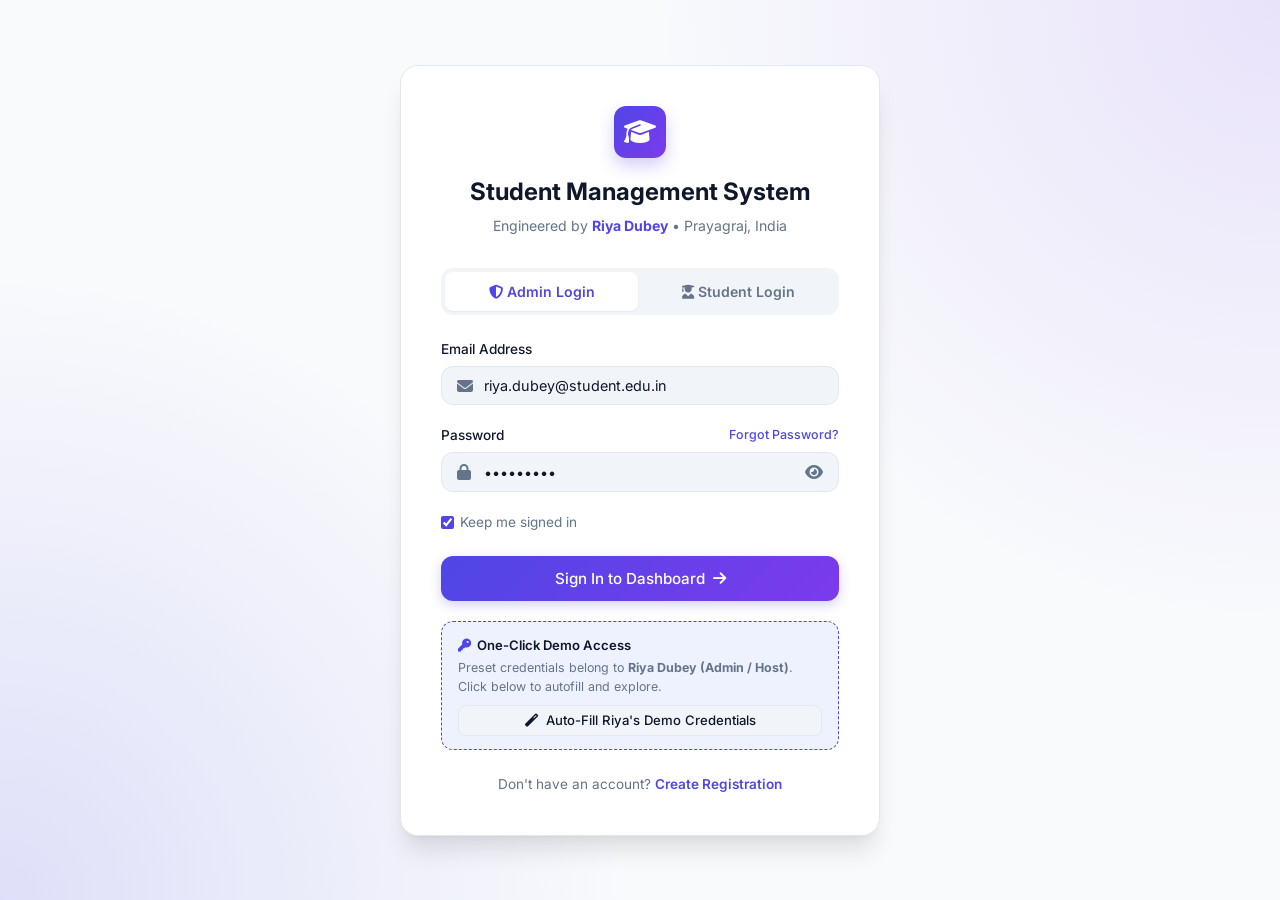
<file: login.html>
<!DOCTYPE html>
<html lang="en" data-theme="light">
<head>
  <meta charset="UTF-8">
  <meta name="viewport" content="width=device-width, initial-scale=1.0">
  <title>Sign In - Student Management System | Riya Dubey</title>
  <!-- Google Fonts: Inter -->
  <link rel="preconnect" href="https://fonts.googleapis.com">
  <link rel="preconnect" href="https://fonts.gstatic.com" crossorigin>
  <link href="https://fonts.googleapis.com/css2?family=Inter:wght@300;400;500;600;700;800&display=swap" rel="stylesheet">
  <!-- FontAwesome Icons -->
  <link rel="stylesheet" href="https://cdnjs.cloudflare.com/ajax/libs/font-awesome/6.4.0/css/all.min.css">
  <link rel="stylesheet" href="css/style.css">
  <link rel="stylesheet" href="css/responsive.css">
  <style>
    .auth-wrapper {
      min-height: 100vh;
      display: flex;
      align-items: center;
      justify-content: center;
      padding: 1.5rem;
      background: radial-gradient(circle at top right, rgba(124, 58, 237, 0.12), transparent 40%),
                  radial-gradient(circle at bottom left, rgba(79, 70, 229, 0.15), transparent 40%),
                  var(--bg-body);
    }
    .auth-card {
      background: var(--bg-surface);
      border: 1px solid var(--border-color);
      border-radius: var(--radius-lg);
      box-shadow: var(--shadow-xl);
      width: 100%;
      max-width: 480px;
      padding: 2.5rem;
      position: relative;
    }
    .auth-header {
      text-align: center;
      margin-bottom: 2rem;
    }
    .auth-logo-badge {
      width: 52px;
      height: 52px;
      border-radius: var(--radius-md);
      background: linear-gradient(135deg, var(--primary), var(--secondary));
      color: white;
      font-size: 1.6rem;
      display: inline-flex;
      align-items: center;
      justify-content: center;
      margin-bottom: 1rem;
      box-shadow: 0 8px 16px var(--primary-glow);
    }
    .auth-role-tabs {
      display: grid;
      grid-template-columns: 1fr 1fr;
      background: var(--bg-surface-alt);
      padding: 4px;
      border-radius: var(--radius-md);
      margin-bottom: 1.5rem;
      gap: 4px;
    }
    .auth-role-tab {
      padding: 0.55rem;
      text-align: center;
      border-radius: var(--radius-sm);
      font-size: 0.88rem;
      font-weight: 600;
      color: var(--text-muted);
      cursor: pointer;
      transition: all var(--transition-fast);
    }
    .auth-role-tab.active {
      background: var(--bg-surface);
      color: var(--primary);
      box-shadow: var(--shadow-sm);
    }
    .password-wrapper {
      position: relative;
    }
    .toggle-pwd-btn {
      position: absolute;
      right: 0.75rem;
      top: 50%;
      transform: translateY(-50%);
      color: var(--text-muted);
      cursor: pointer;
      padding: 0.25rem;
    }
    .demo-credentials-box {
      margin-top: 1.25rem;
      padding: 0.85rem 1rem;
      background: var(--primary-light);
      border-radius: var(--radius-md);
      border: 1px dashed var(--primary);
      font-size: 0.82rem;
      color: var(--text-main);
    }
  </style>
</head>
<body>

  <div class="auth-wrapper">
    <div class="auth-card">
      <div class="auth-header">
        <div class="auth-logo-badge">
          <i class="fas fa-graduation-cap"></i>
        </div>
        <h2 style="font-size: 1.5rem; font-weight: 700; color: var(--text-main); margin-bottom: 0.35rem;">
          Student Management System
        </h2>
        <p style="font-size: 0.88rem; color: var(--text-muted);">
          Engineered by <strong style="color: var(--primary);">Riya Dubey</strong> &bull; Prayagraj, India
        </p>
      </div>

      <!-- Role Tabs (Student / Admin) -->
      <div class="auth-role-tabs" id="authRoleTabs">
        <div class="auth-role-tab active" data-role="Admin">
          <i class="fas fa-shield-alt"></i> Admin Login
        </div>
        <div class="auth-role-tab" data-role="Student">
          <i class="fas fa-user-graduate"></i> Student Login
        </div>
      </div>

      <form id="loginForm">
        <div class="form-group">
          <label class="form-label" for="loginEmail">Email Address</label>
          <div style="position: relative;">
            <i class="fas fa-envelope" style="position: absolute; left: 1rem; top: 50%; transform: translateY(-50%); color: var(--text-muted);"></i>
            <input type="email" id="loginEmail" class="form-control" style="padding-left: 2.6rem;" value="riya.dubey@student.edu.in" required placeholder="name@domain.com">
          </div>
        </div>

        <div class="form-group">
          <div style="display: flex; justify-content: space-between; align-items: center; margin-bottom: 0.4rem;">
            <label class="form-label" for="loginPassword" style="margin-bottom: 0;">Password</label>
            <a href="javascript:void(0)" id="forgotPwdLink" style="font-size: 0.78rem; color: var(--primary); font-weight: 500;">Forgot Password?</a>
          </div>
          <div class="password-wrapper">
            <i class="fas fa-lock" style="position: absolute; left: 1rem; top: 50%; transform: translateY(-50%); color: var(--text-muted);"></i>
            <input type="password" id="loginPassword" class="form-control" style="padding-left: 2.6rem; padding-right: 2.5rem;" value="riya@2026" required placeholder="Enter password">
            <span class="toggle-pwd-btn" id="togglePasswordBtn">
              <i class="fas fa-eye" id="pwdEyeIcon"></i>
            </span>
          </div>
        </div>

        <div style="display: flex; align-items: center; justify-content: space-between; margin-bottom: 1.5rem; font-size: 0.85rem;">
          <label style="display: flex; align-items: center; gap: 0.4rem; cursor: pointer; color: var(--text-muted);">
            <input type="checkbox" id="rememberMe" checked style="accent-color: var(--primary); cursor: pointer;">
            Keep me signed in
          </label>
        </div>

        <button type="submit" class="btn btn-primary" style="width: 100%; padding: 0.8rem; font-size: 0.95rem;">
          <span>Sign In to Dashboard</span>
          <i class="fas fa-arrow-right"></i>
        </button>
      </form>

      <!-- Quick 1-Click Demo Fill -->
      <div class="demo-credentials-box">
        <div style="font-weight: 600; margin-bottom: 0.25rem; display: flex; align-items: center; gap: 0.4rem;">
          <i class="fas fa-key" style="color: var(--primary);"></i> One-Click Demo Access
        </div>
        <p style="font-size: 0.78rem; color: var(--text-muted); margin-bottom: 0.5rem;">
          Preset credentials belong to <strong>Riya Dubey (Admin / Host)</strong>. Click below to autofill and explore.
        </p>
        <button type="button" class="btn btn-secondary btn-sm" id="fillDemoCreds" style="width: 100%;">
          <i class="fas fa-magic"></i> Auto-Fill Riya's Demo Credentials
        </button>
      </div>

      <div style="text-align: center; margin-top: 1.5rem; font-size: 0.85rem; color: var(--text-muted);">
        Don't have an account? 
        <a href="javascript:void(0)" id="signupModalBtn" style="color: var(--primary); font-weight: 600;">Create Registration</a>
      </div>
    </div>
  </div>

  <!-- Registration Modal -->
  <div class="modal-overlay" id="registerModal">
    <div class="modal-card">
      <div class="modal-header">
        <h3 class="modal-title"><i class="fas fa-user-plus" style="color: var(--primary);"></i> Student Registration</h3>
        <i class="fas fa-times modal-close" id="closeRegisterModal"></i>
      </div>
      <form id="registerForm">
        <div class="form-row">
          <div class="form-group">
            <label class="form-label">Full Name</label>
            <input type="text" class="form-control" id="regName" placeholder="e.g. Riya Dubey" required>
          </div>
          <div class="form-group">
            <label class="form-label">Email Address</label>
            <input type="email" class="form-control" id="regEmail" placeholder="student@college.edu.in" required>
          </div>
        </div>
        <div class="form-row">
          <div class="form-group">
            <label class="form-label">Course / Program</label>
            <select class="form-control" id="regCourse">
              <option value="B.Tech CSE">B.Tech Computer Science</option>
              <option value="B.Tech IT">B.Tech Information Technology</option>
              <option value="B.Tech ECE">B.Tech Electronics & Comm</option>
              <option value="BCA">Bachelor of Computer App</option>
            </select>
          </div>
          <div class="form-group">
            <label class="form-label">Semester</label>
            <select class="form-control" id="regSemester">
              <option value="Semester 1">Semester 1</option>
              <option value="Semester 2">Semester 2</option>
              <option value="Semester 3">Semester 3</option>
              <option value="Semester 4">Semester 4</option>
              <option value="Semester 5">Semester 5</option>
              <option value="Semester 6" selected>Semester 6</option>
              <option value="Semester 7">Semester 7</option>
              <option value="Semester 8">Semester 8</option>
            </select>
          </div>
        </div>
        <div class="form-row">
          <div class="form-group">
            <label class="form-label">Phone Number</label>
            <input type="tel" class="form-control" id="regPhone" placeholder="+91 98765 43210" required>
          </div>
          <div class="form-group">
            <label class="form-label">Create Password</label>
            <input type="password" class="form-control" id="regPassword" placeholder="Min 6 characters" required>
          </div>
        </div>
        <div class="modal-footer">
          <button type="button" class="btn btn-secondary" id="cancelRegisterModal">Cancel</button>
          <button type="submit" class="btn btn-primary">Complete Registration</button>
        </div>
      </form>
    </div>
  </div>

  <script src="js/app.js"></script>
  <script>
    document.addEventListener("DOMContentLoaded", () => {
      let activeRole = "Admin";
      const roleTabs = document.querySelectorAll(".auth-role-tab");
      const togglePwdBtn = document.getElementById("togglePasswordBtn");
      const pwdInput = document.getElementById("loginPassword");
      const pwdEyeIcon = document.getElementById("pwdEyeIcon");
      const loginForm = document.getElementById("loginForm");
      const fillDemoBtn = document.getElementById("fillDemoCreds");
      const forgotLink = document.getElementById("forgotPwdLink");

      // Register modal
      const regModal = document.getElementById("registerModal");
      const openRegBtn = document.getElementById("signupModalBtn");
      const closeRegBtn = document.getElementById("closeRegisterModal");
      const cancelRegBtn = document.getElementById("cancelRegisterModal");
      const registerForm = document.getElementById("registerForm");

      // Switch Role tabs
      roleTabs.forEach(tab => {
        tab.addEventListener("click", () => {
          roleTabs.forEach(t => t.classList.remove("active"));
          tab.classList.add("active");
          activeRole = tab.getAttribute("data-role");
          showToast(`Switched login view to ${activeRole}`, "info");
        });
      });

      // Toggle Password Visibility
      if (togglePwdBtn && pwdInput) {
        togglePwdBtn.addEventListener("click", () => {
          const type = pwdInput.getAttribute("type") === "password" ? "text" : "password";
          pwdInput.setAttribute("type", type);
          pwdEyeIcon.className = type === "password" ? "fas fa-eye" : "fas fa-eye-slash";
        });
      }

      // Autofill demo
      if (fillDemoBtn) {
        fillDemoBtn.addEventListener("click", () => {
          document.getElementById("loginEmail").value = "riya.dubey@student.edu.in";
          pwdInput.value = "riya@2026";
          showToast("Autofilled Riya Dubey's demo credentials!", "success");
        });
      }

      // Handle Sign In Submit
      if (loginForm) {
        loginForm.addEventListener("submit", (e) => {
          e.preventDefault();
          const email = document.getElementById("loginEmail").value.trim();
          const pass = pwdInput.value;

          if (!email || !pass) {
            showToast("Please provide both email and password", "warning");
            return;
          }

          // Session Auth Token
          sessionStorage.setItem("riya_dubey_sms_auth", JSON.stringify({
            user: "Riya Dubey",
            role: activeRole,
            email: email,
            loginTime: new Date().toISOString()
          }));

          showToast(`Welcome back, Riya Dubey! Signed in as ${activeRole}`, "success");
          setTimeout(() => {
            window.location.href = "dashboard.html";
          }, 600);
        });
      }

      // Forgot Password demo alert
      if (forgotLink) {
        forgotLink.addEventListener("click", () => {
          showToast("Demo Security: Reset link has been sent to riya.dubey@student.edu.in", "info");
        });
      }

      // Register Modal Events
      if (openRegBtn) openRegBtn.addEventListener("click", () => regModal.classList.add("active"));
      if (closeRegBtn) closeRegBtn.addEventListener("click", () => regModal.classList.remove("active"));
      if (cancelRegBtn) cancelRegBtn.addEventListener("click", () => regModal.classList.remove("active"));

      if (registerForm) {
        registerForm.addEventListener("submit", (e) => {
          e.preventDefault();
          const name = document.getElementById("regName").value;
          const email = document.getElementById("regEmail").value;
          const course = document.getElementById("regCourse").value;
          const semester = document.getElementById("regSemester").value;
          const phone = document.getElementById("regPhone").value;

          const students = AppState.getStudents();
          const newId = "STU-" + (1000 + students.length + 1);
          students.unshift({
            id: newId,
            name, email, phone, course, semester,
            attendance: 100,
            status: "Active",
            avatar: ""
          });
          AppState.saveStudents(students);

          showToast(`Registration completed for ${name}! Please login now.`, "success");
          regModal.classList.remove("active");
          registerForm.reset();
        });
      }
    });
  </script>
</body>
</html>
</file>
<file: css/style.css>
/* ==========================================================================
   RIYA DUBEY - STUDENT MANAGEMENT SYSTEM (SAAS DESIGN SYSTEM)
   Base & Theme Stylesheet: Variables, Reset, Typography, Components & Modals
   ========================================================================== */

:root {
  /* Color Palette - Vibrant Indigo/Purple & Slate SaaS Palette */
  --primary: #4f46e5;
  --primary-hover: #4338ca;
  --primary-light: #eef2ff;
  --primary-glow: rgba(79, 70, 229, 0.25);
  
  --secondary: #7c3aed;
  --secondary-hover: #6d28d9;
  --secondary-light: #f5f3ff;
  
  --accent: #06b6d4;
  --accent-light: #ecfeff;
  
  --success: #10b981;
  --success-bg: #ecfdf5;
  --warning: #f59e0b;
  --warning-bg: #fffbeb;
  --danger: #ef4444;
  --danger-bg: #fef2f2;
  --info: #3b82f6;
  --info-bg: #eff6ff;

  /* Neutrals & Surfaces (Light Mode) */
  --bg-body: #f8fafc;
  --bg-surface: #ffffff;
  --bg-surface-alt: #f1f5f9;
  --bg-sidebar: #0f172a;
  --sidebar-text: #94a3b8;
  --sidebar-text-active: #ffffff;
  --sidebar-item-active: rgba(99, 102, 241, 0.2);
  --sidebar-border: rgba(255, 255, 255, 0.08);

  --text-main: #0f172a;
  --text-muted: #64748b;
  --text-subtle: #94a3b8;
  --border-color: #e2e8f0;
  --border-light: #f1f5f9;

  /* Shadows */
  --shadow-sm: 0 1px 2px 0 rgba(0, 0, 0, 0.05);
  --shadow-md: 0 4px 6px -1px rgba(0, 0, 0, 0.07), 0 2px 4px -2px rgba(0, 0, 0, 0.05);
  --shadow-lg: 0 10px 15px -3px rgba(0, 0, 0, 0.08), 0 4px 6px -4px rgba(0, 0, 0, 0.03);
  --shadow-xl: 0 20px 25px -5px rgba(0, 0, 0, 0.1), 0 8px 10px -6px rgba(0, 0, 0, 0.05);
  --shadow-glow: 0 0 20px rgba(99, 102, 241, 0.35);

  /* Dimensions & Spacing */
  --sidebar-width: 270px;
  --sidebar-collapsed-width: 80px;
  --topbar-height: 72px;
  --radius-sm: 8px;
  --radius-md: 12px;
  --radius-lg: 18px;
  --radius-full: 9999px;

  --transition-fast: 0.18s cubic-bezier(0.4, 0, 0.2, 1);
  --transition-normal: 0.28s cubic-bezier(0.4, 0, 0.2, 1);
  --font-sans: 'Inter', -apple-system, BlinkMacSystemFont, "Segoe UI", Roboto, Helvetica, Arial, sans-serif;
}

/* Dark Mode Overrides */
[data-theme="dark"] {
  --bg-body: #0b0f19;
  --bg-surface: #131a2a;
  --bg-surface-alt: #1a2236;
  --bg-sidebar: #0d121f;
  --sidebar-border: rgba(255, 255, 255, 0.05);

  --text-main: #f8fafc;
  --text-muted: #94a3b8;
  --text-subtle: #64748b;
  --border-color: #242f48;
  --border-light: #1e293b;

  --shadow-sm: 0 1px 2px 0 rgba(0, 0, 0, 0.5);
  --shadow-md: 0 4px 6px -1px rgba(0, 0, 0, 0.4);
  --shadow-lg: 0 10px 15px -3px rgba(0, 0, 0, 0.45);
  --shadow-xl: 0 20px 25px -5px rgba(0, 0, 0, 0.55);

  --primary-light: rgba(79, 70, 229, 0.15);
  --secondary-light: rgba(124, 58, 237, 0.15);
  --success-bg: rgba(16, 185, 129, 0.15);
  --warning-bg: rgba(245, 158, 11, 0.15);
  --danger-bg: rgba(239, 68, 68, 0.15);
  --info-bg: rgba(59, 130, 246, 0.15);
}

/* Reset & Global Elements */
*, *::before, *::after {
  box-sizing: border-box;
  margin: 0;
  padding: 0;
}

body {
  font-family: var(--font-sans);
  background-color: var(--bg-body);
  color: var(--text-main);
  line-height: 1.5;
  -webkit-font-smoothing: antialiased;
  -moz-osx-font-smoothing: grayscale;
  overflow-x: hidden;
  transition: background-color var(--transition-normal), color var(--transition-normal);
}

a {
  color: inherit;
  text-decoration: none;
}

button, input, select, textarea {
  font-family: inherit;
  font-size: inherit;
  outline: none;
  border: none;
}

button {
  cursor: pointer;
  background: none;
}

ul, ol {
  list-style: none;
}

img {
  max-width: 100%;
  display: block;
}

/* Scrollbar Styling */
::-webkit-scrollbar {
  width: 7px;
  height: 7px;
}
::-webkit-scrollbar-track {
  background: transparent;
}
::-webkit-scrollbar-thumb {
  background: #cbd5e1;
  border-radius: var(--radius-full);
}
[data-theme="dark"] ::-webkit-scrollbar-thumb {
  background: #334155;
}

/* Layout Hierarchy */
.app-layout {
  display: flex;
  min-height: 100vh;
  position: relative;
}

.main-content {
  flex: 1;
  display: flex;
  flex-direction: column;
  min-width: 0;
  margin-left: var(--sidebar-width);
  transition: margin-left var(--transition-normal);
}

.content-wrapper {
  flex: 1;
  padding: 2rem;
  max-width: 1440px;
  margin: 0 auto;
  width: 100%;
}

/* Base Buttons */
.btn {
  display: inline-flex;
  align-items: center;
  justify-content: center;
  gap: 0.5rem;
  padding: 0.65rem 1.25rem;
  font-size: 0.9rem;
  font-weight: 500;
  border-radius: var(--radius-md);
  transition: all var(--transition-fast);
  white-space: nowrap;
}

.btn-primary {
  background: linear-gradient(135deg, var(--primary), var(--secondary));
  color: #ffffff;
  box-shadow: 0 4px 12px var(--primary-glow);
}
.btn-primary:hover {
  opacity: 0.95;
  transform: translateY(-1px);
  box-shadow: 0 6px 16px var(--primary-glow);
}

.btn-secondary {
  background: var(--bg-surface-alt);
  color: var(--text-main);
  border: 1px solid var(--border-color);
}
.btn-secondary:hover {
  background: var(--border-color);
}

.btn-outline-primary {
  background: transparent;
  color: var(--primary);
  border: 1px solid var(--primary);
}
.btn-outline-primary:hover {
  background: var(--primary-light);
}

.btn-danger {
  background: var(--danger);
  color: #fff;
}
.btn-danger:hover {
  opacity: 0.9;
}

.btn-sm {
  padding: 0.4rem 0.8rem;
  font-size: 0.82rem;
  border-radius: var(--radius-sm);
}

.btn-icon {
  width: 38px;
  height: 38px;
  padding: 0;
  border-radius: var(--radius-md);
  display: inline-flex;
  align-items: center;
  justify-content: center;
  color: var(--text-muted);
  background: var(--bg-surface-alt);
}
.btn-icon:hover {
  color: var(--primary);
  background: var(--primary-light);
}

/* Badges & Status Pills */
.badge {
  display: inline-flex;
  align-items: center;
  gap: 0.35rem;
  padding: 0.25rem 0.65rem;
  border-radius: var(--radius-full);
  font-size: 0.75rem;
  font-weight: 600;
  letter-spacing: 0.02em;
}

.badge-success {
  background: var(--success-bg);
  color: var(--success);
}
.badge-warning {
  background: var(--warning-bg);
  color: var(--warning);
}
.badge-danger {
  background: var(--danger-bg);
  color: var(--danger);
}
.badge-info {
  background: var(--info-bg);
  color: var(--info);
}
.badge-primary {
  background: var(--primary-light);
  color: var(--primary);
}

/* Cards */
.card {
  background: var(--bg-surface);
  border: 1px solid var(--border-color);
  border-radius: var(--radius-lg);
  padding: 1.5rem;
  box-shadow: var(--shadow-sm);
  transition: transform var(--transition-fast), box-shadow var(--transition-fast), border-color var(--transition-fast);
}

.card:hover {
  box-shadow: var(--shadow-md);
}

.card-header {
  display: flex;
  align-items: center;
  justify-content: space-between;
  margin-bottom: 1.25rem;
}

.card-title {
  font-size: 1.15rem;
  font-weight: 600;
  color: var(--text-main);
  display: flex;
  align-items: center;
  gap: 0.5rem;
}

.card-subtitle {
  font-size: 0.85rem;
  color: var(--text-muted);
  margin-top: 0.15rem;
}

/* Form Controls */
.form-group {
  margin-bottom: 1.25rem;
}

.form-label {
  display: block;
  font-size: 0.85rem;
  font-weight: 500;
  color: var(--text-main);
  margin-bottom: 0.4rem;
}

.form-control {
  width: 100%;
  padding: 0.65rem 0.95rem;
  background-color: var(--bg-surface-alt);
  border: 1px solid var(--border-color);
  border-radius: var(--radius-md);
  color: var(--text-main);
  font-size: 0.9rem;
  transition: border-color var(--transition-fast), box-shadow var(--transition-fast), background var(--transition-fast);
}

.form-control:focus {
  border-color: var(--primary);
  background-color: var(--bg-surface);
  box-shadow: 0 0 0 3px var(--primary-glow);
}

.form-row {
  display: grid;
  grid-template-columns: repeat(auto-fit, minmax(220px, 1fr));
  gap: 1rem;
}

/* Tables */
.table-responsive {
  width: 100%;
  overflow-x: auto;
  border-radius: var(--radius-md);
}

.custom-table {
  width: 100%;
  border-collapse: separate;
  border-spacing: 0;
  text-align: left;
}

.custom-table th {
  background: var(--bg-surface-alt);
  color: var(--text-muted);
  font-size: 0.78rem;
  font-weight: 600;
  text-transform: uppercase;
  letter-spacing: 0.05em;
  padding: 0.9rem 1rem;
  border-bottom: 1px solid var(--border-color);
}

.custom-table th:first-child {
  border-top-left-radius: var(--radius-md);
}
.custom-table th:last-child {
  border-top-right-radius: var(--radius-md);
}

.custom-table td {
  padding: 1rem;
  font-size: 0.88rem;
  border-bottom: 1px solid var(--border-color);
  color: var(--text-main);
  vertical-align: middle;
  background-color: var(--bg-surface);
  transition: background-color var(--transition-fast);
}

.custom-table tbody tr:hover td {
  background-color: var(--bg-surface-alt);
}

/* Modals */
.modal-overlay {
  position: fixed;
  inset: 0;
  background: rgba(15, 23, 42, 0.65);
  backdrop-filter: blur(4px);
  display: flex;
  align-items: center;
  justify-content: center;
  z-index: 1000;
  opacity: 0;
  visibility: hidden;
  transition: all var(--transition-normal);
  padding: 1.5rem;
}

.modal-overlay.active {
  opacity: 1;
  visibility: visible;
}

.modal-card {
  background: var(--bg-surface);
  width: 100%;
  max-width: 620px;
  max-height: 90vh;
  overflow-y: auto;
  border-radius: var(--radius-lg);
  box-shadow: var(--shadow-xl);
  border: 1px solid var(--border-color);
  transform: translateY(20px) scale(0.98);
  transition: all var(--transition-normal);
  padding: 1.75rem;
}

.modal-overlay.active .modal-card {
  transform: translateY(0) scale(1);
}

.modal-header {
  display: flex;
  align-items: center;
  justify-content: space-between;
  margin-bottom: 1.5rem;
  padding-bottom: 0.75rem;
  border-bottom: 1px solid var(--border-color);
}

.modal-title {
  font-size: 1.25rem;
  font-weight: 700;
  color: var(--text-main);
  display: flex;
  align-items: center;
  gap: 0.5rem;
}

.modal-close {
  color: var(--text-muted);
  font-size: 1.2rem;
  cursor: pointer;
  transition: color var(--transition-fast);
}
.modal-close:hover {
  color: var(--danger);
}

.modal-footer {
  display: flex;
  justify-content: flex-end;
  gap: 0.75rem;
  margin-top: 1.75rem;
  padding-top: 1rem;
  border-top: 1px solid var(--border-color);
}

/* Toast Notification */
.toast-container {
  position: fixed;
  top: 1.5rem;
  right: 1.5rem;
  z-index: 9999;
  display: flex;
  flex-direction: column;
  gap: 0.75rem;
  pointer-events: none;
}

.toast {
  background: var(--bg-surface);
  border: 1px solid var(--border-color);
  border-left: 4px solid var(--primary);
  border-radius: var(--radius-md);
  box-shadow: var(--shadow-lg);
  padding: 0.85rem 1.2rem;
  min-width: 300px;
  max-width: 380px;
  display: flex;
  align-items: center;
  gap: 0.75rem;
  transform: translateX(100%);
  opacity: 0;
  transition: all 0.3s cubic-bezier(0.16, 1, 0.3, 1);
  pointer-events: auto;
}

.toast.show {
  transform: translateX(0);
  opacity: 1;
}

.toast-icon {
  font-size: 1.2rem;
}
.toast.toast-success { border-left-color: var(--success); }
.toast.toast-success .toast-icon { color: var(--success); }
.toast.toast-danger { border-left-color: var(--danger); }
.toast.toast-danger .toast-icon { color: var(--danger); }
.toast.toast-warning { border-left-color: var(--warning); }
.toast.toast-warning .toast-icon { color: var(--warning); }
.toast.toast-info { border-left-color: var(--info); }
.toast.toast-info .toast-icon { color: var(--info); }

.toast-message {
  font-size: 0.88rem;
  font-weight: 500;
  color: var(--text-main);
  flex: 1;
}

/* Empty State */
.empty-state {
  text-align: center;
  padding: 3rem 1.5rem;
}

.empty-state-icon {
  width: 64px;
  height: 64px;
  background: var(--bg-surface-alt);
  color: var(--text-muted);
  border-radius: var(--radius-full);
  display: inline-flex;
  align-items: center;
  justify-content: center;
  font-size: 1.75rem;
  margin-bottom: 1rem;
}

.empty-state-title {
  font-size: 1.1rem;
  font-weight: 600;
  margin-bottom: 0.35rem;
  color: var(--text-main);
}

.empty-state-text {
  font-size: 0.88rem;
  color: var(--text-muted);
  max-width: 380px;
  margin: 0 auto 1.25rem;
}
</file>
<file: css/responsive.css>
/* ==========================================================================
   RIYA DUBEY - STUDENT MANAGEMENT SYSTEM
   Responsive Stylesheet & Breakpoints (Desktop, Tablet, Mobile)
   ========================================================================== */

/* Large Tablets & Small Desktops (<= 1024px) */
@media (max-width: 1024px) {
  .dashboard-grid {
    grid-template-columns: 1fr;
  }

  .content-wrapper {
    padding: 1.5rem;
  }
}

/* Tablets (<= 860px) */
@media (max-width: 860px) {
  .sidebar {
    transform: translateX(-100%);
    box-shadow: var(--shadow-xl);
  }

  .sidebar.mobile-open {
    transform: translateX(0);
  }

  .main-content {
    margin-left: 0;
  }

  .menu-toggle {
    display: inline-flex;
    align-items: center;
    justify-content: center;
  }

  .global-search {
    width: 220px;
  }
  
  .global-search input:focus {
    width: 260px;
  }

  .user-info-text {
    display: none;
  }

  .welcome-title {
    font-size: 1.5rem;
  }
  
  .welcome-banner {
    padding: 1.75rem;
  }
}

/* Mobile Phones (<= 640px) */
@media (max-width: 640px) {
  .topbar {
    padding: 0 1rem;
  }

  .content-wrapper {
    padding: 1rem;
  }

  .global-search {
    display: none;
  }

  .stats-grid {
    grid-template-columns: 1fr;
    gap: 1rem;
  }

  .card {
    padding: 1.15rem;
  }

  .welcome-banner {
    padding: 1.5rem 1.25rem;
  }

  .welcome-title {
    font-size: 1.35rem;
  }

  .banner-actions {
    flex-direction: column;
  }

  .banner-actions .btn {
    width: 100%;
  }

  .modal-card {
    padding: 1.25rem;
  }

  .form-row {
    grid-template-columns: 1fr;
  }

  .modal-footer {
    flex-direction: column-reverse;
  }

  .modal-footer .btn {
    width: 100%;
  }
}

/* Sidebar Backdrop on Mobile */
.sidebar-overlay {
  display: none;
  position: fixed;
  inset: 0;
  background: rgba(15, 23, 42, 0.6);
  backdrop-filter: blur(2px);
  z-index: 45;
}

.sidebar-overlay.active {
  display: block;
}
</file>
